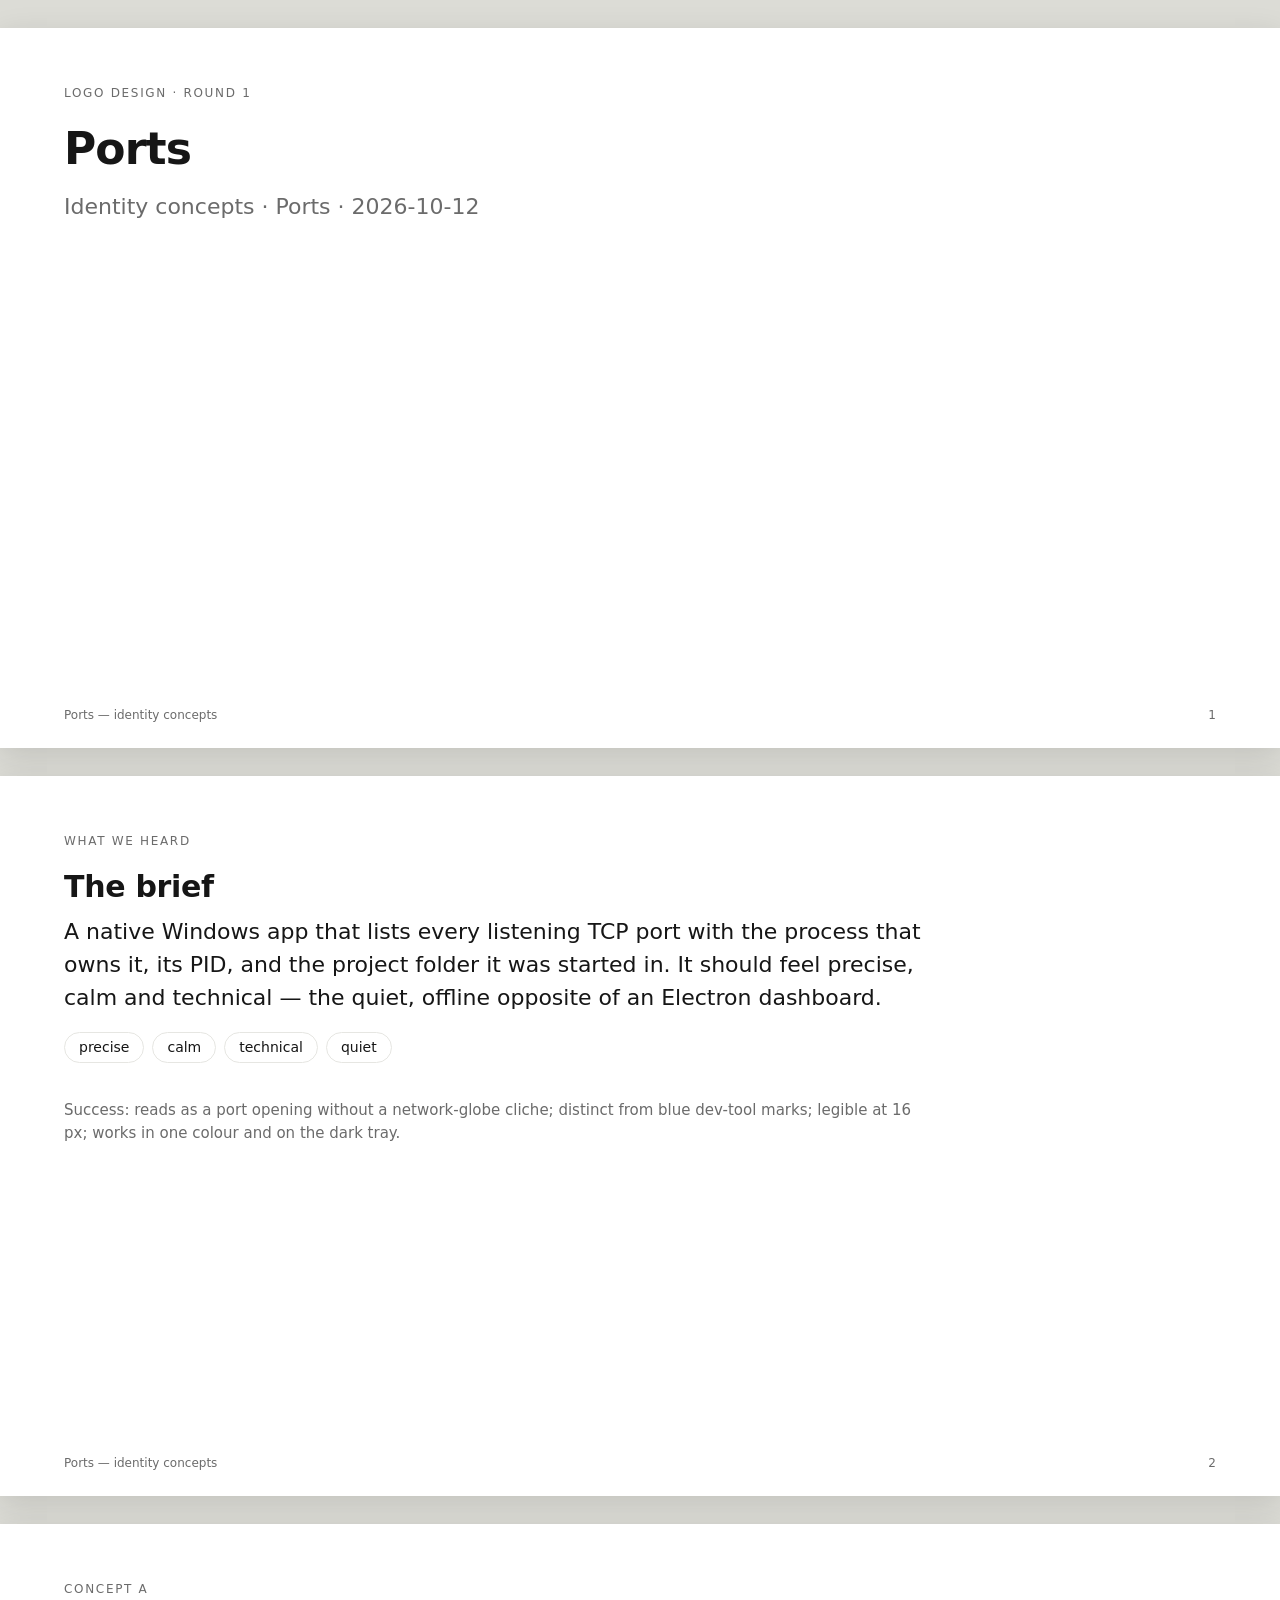
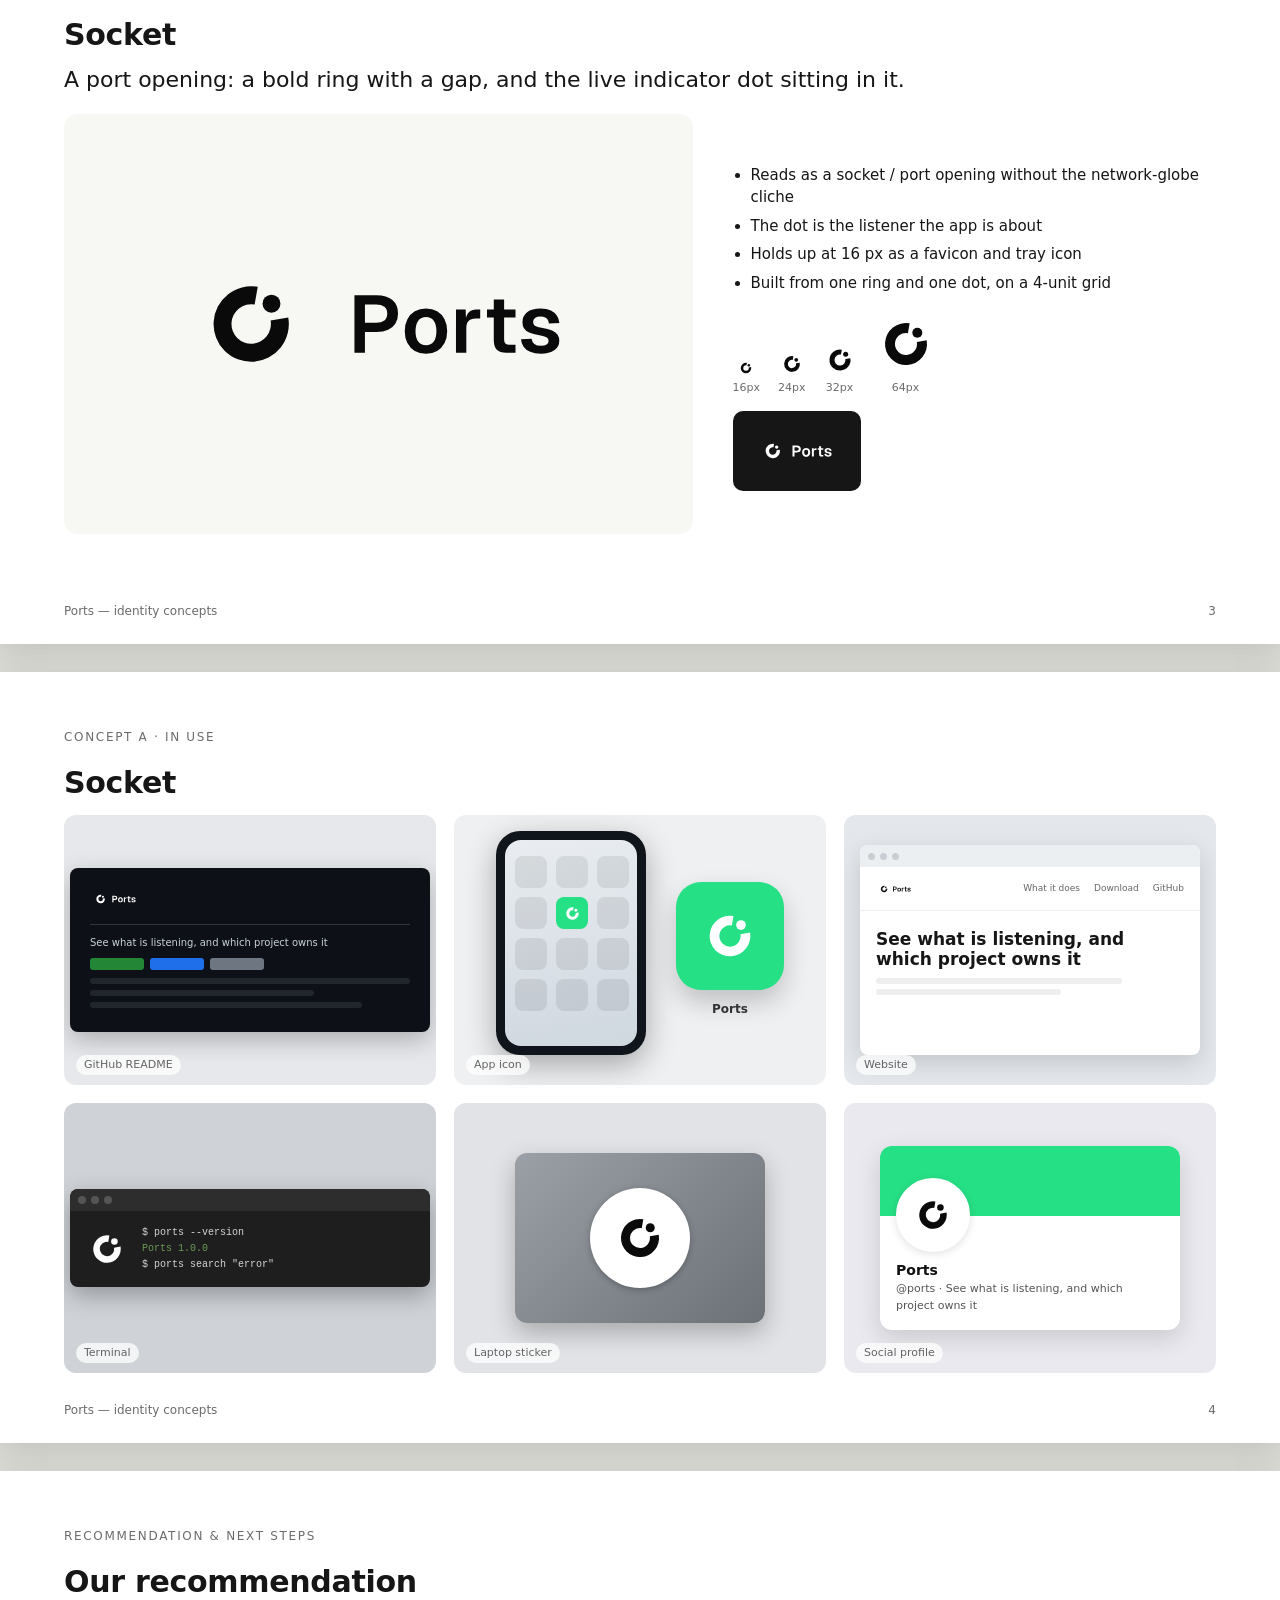
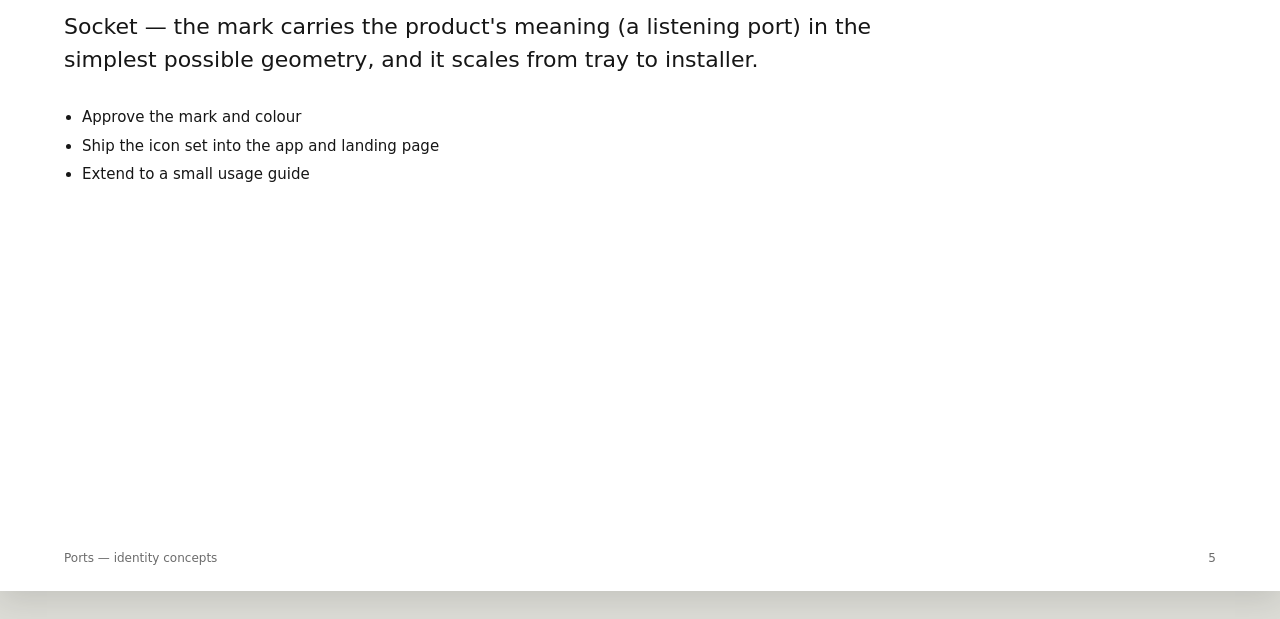
<file: brand/logo/board.html>
<!doctype html><html lang='en'><head><meta charset='utf-8'><title>Ports — identity concepts</title><style>
:root{--ink:#161616;--muted:#6b6b6b;--line:#e6e6e2;--paper:#f7f7f4}
*{box-sizing:border-box}body{margin:0;background:#dcdcd6;font:15px/1.5 system-ui,-apple-system,Segoe UI,sans-serif;color:var(--ink)}
.slide{width:1280px;min-height:720px;margin:28px auto;background:#fff;box-shadow:0 8px 30px rgba(0,0,0,.12);padding:56px 64px 70px;position:relative;overflow:hidden}
.slide h1{font-size:44px;margin:0 0 8px;letter-spacing:-.02em}.slide h2{font-size:30px;margin:0 0 6px;letter-spacing:-.01em}
.kicker{font-size:12px;letter-spacing:.14em;text-transform:uppercase;color:var(--muted);margin-bottom:14px}
.idea{font-size:22px;max-width:900px;margin:6px 0 18px}.muted{color:var(--muted)}
.foot{position:absolute;left:64px;right:64px;bottom:24px;display:flex;justify-content:space-between;font-size:12px;color:var(--muted)}
.hero{display:grid;grid-template-columns:1.3fr 1fr;gap:40px;align-items:center}
.stage{height:420px;background:var(--paper);border-radius:14px;display:flex;align-items:center;justify-content:center}
.stage img{max-width:70%;max-height:62%}
ul.rat{padding-left:18px;margin:0}ul.rat li{margin:6px 0}
.sizes{display:flex;gap:18px;align-items:flex-end;margin-top:18px}.sizes div{display:flex;flex-direction:column;align-items:center;gap:4px;font-size:11px;color:var(--muted)}
.rev{background:#161616;border-radius:10px;padding:18px 22px;display:inline-flex;margin-top:14px}
.mock{display:grid;grid-template-columns:repeat(3,1fr);gap:18px;margin-top:10px}
.m{height:270px;border-radius:12px;overflow:hidden;position:relative;display:flex;align-items:center;justify-content:center}
.m .lbl{position:absolute;left:12px;bottom:10px;font-size:11px;color:rgba(0,0,0,.6);background:rgba(255,255,255,.75);padding:2px 8px;border-radius:20px}
.bc{width:250px;height:143px;background:#fff;border-radius:5px;box-shadow:0 10px 26px rgba(0,0,0,.22);padding:16px;display:flex;flex-direction:column;justify-content:space-between;transform:translate(-50px,-38px) rotate(-4deg)}
.bc2{position:absolute;width:250px;height:143px;border-radius:5px;transform:translate(70px,52px) rotate(6deg);box-shadow:0 10px 26px rgba(0,0,0,.25);display:flex;align-items:center;justify-content:center}
.bc .t{font-size:9px;line-height:1.5;color:#333}
.phone{width:150px;height:224px;margin-bottom:14px;border-radius:24px;background:#10151c;padding:9px;box-shadow:0 10px 30px rgba(0,0,0,.3)}
.screen{width:100%;height:100%;border-radius:16px;background:linear-gradient(170deg,#e9edf1,#cfd7df);display:grid;grid-template-columns:repeat(3,1fr);gap:9px;padding:16px 10px;align-content:start}
.ai{width:32px;height:32px;border-radius:8px;background:rgba(0,0,0,.08);justify-self:center}
.bigapp{display:flex;flex-direction:column;align-items:center;gap:10px;font-size:12px;font-weight:600;color:#333;margin-left:30px}
.bigapp .bi{width:108px;height:108px;border-radius:25px;display:flex;align-items:center;justify-content:center;box-shadow:0 12px 26px rgba(0,0,0,.2)}
.web{width:340px;height:210px;background:#fff;border-radius:8px;box-shadow:0 8px 24px rgba(0,0,0,.15);overflow:hidden}
.web .bar{height:22px;background:#eceff2;display:flex;gap:5px;align-items:center;padding:0 8px}.web .bar i{width:7px;height:7px;border-radius:50%;background:#c9ced4}
.web .nav{height:44px;display:flex;align-items:center;padding:0 16px;gap:14px;font-size:9px;color:#666;border-bottom:1px solid #eee}
.web .hero2{padding:18px 16px}.web .hero2 b{display:block;font-size:17px;line-height:1.2;margin-bottom:8px}.web .hero2 span{display:block;height:6px;background:#eee;border-radius:3px;margin:5px 0;width:80%}
.sign{width:300px;height:190px;background:linear-gradient(#8c8f93,#6f7276);display:flex;flex-direction:column;align-items:center;padding-top:18px}
.sign .board{width:230px;height:74px;border-radius:6px;display:flex;align-items:center;justify-content:center;box-shadow:0 6px 16px rgba(0,0,0,.3)}
.sign .door{width:80px;height:80px;margin-top:18px;background:#3d4146;border-radius:3px 3px 0 0}
.tote{width:180px;height:210px;background:#efe7d8;border-radius:4px 4px 10px 10px;position:relative;display:flex;align-items:center;justify-content:center;box-shadow:0 8px 20px rgba(0,0,0,.15);margin-top:40px}
.tote:before{content:"";position:absolute;top:-46px;left:50%;transform:translateX(-50%);width:84px;height:70px;border:9px solid #e3d8c3;border-bottom:none;border-radius:50px 50px 0 0}
.social{width:300px;background:#fff;border-radius:12px;box-shadow:0 8px 24px rgba(0,0,0,.14);overflow:hidden}
.social .cover{height:70px}.social .av{width:74px;height:74px;border-radius:50%;background:#fff;border:4px solid #fff;margin:-38px 0 0 16px;display:flex;align-items:center;justify-content:center;box-shadow:0 2px 8px rgba(0,0,0,.12);overflow:hidden}
.social .meta{padding:8px 16px 16px;font-size:11px;color:#555}.social .meta b{font-size:14px;color:#111;display:block}
.cup{position:relative;width:150px;height:200px;margin-top:30px}
.cup .body{position:absolute;inset:0;background:#f4f1ea;clip-path:polygon(0 0,100% 0,86% 100%,14% 100%);display:flex;align-items:center;justify-content:center;box-shadow:inset -18px 0 24px rgba(0,0,0,.06)}
.cup .lid{position:absolute;left:-8px;right:-8px;top:-22px;height:24px;border-radius:8px 8px 3px 3px;background:#2b2b2b}
.cup .sleeve{position:absolute;left:6%;right:6%;top:36%;height:34%;clip-path:polygon(0 0,100% 0,96% 100%,4% 100%);display:flex;align-items:center;justify-content:center}
.bag{position:relative;width:170px;height:230px;background:#e9e2d6;border-radius:6px 6px 10px 10px;box-shadow:0 12px 26px rgba(0,0,0,.2);display:flex;flex-direction:column;align-items:center;padding-top:38px;gap:14px}
.bag:before{content:"";position:absolute;top:0;left:0;right:0;height:22px;background:repeating-linear-gradient(90deg,rgba(0,0,0,.08) 0 4px,transparent 4px 8px);border-radius:6px 6px 0 0}
.bag .label{width:118px;height:118px;border-radius:50%;background:#fff;display:flex;align-items:center;justify-content:center}
.bag .t{font-size:8px;letter-spacing:.14em;color:#555;text-transform:uppercase;padding:0 12px;text-align:center;line-height:1.4}
.sbag{position:relative;width:180px;height:210px;box-shadow:0 12px 26px rgba(0,0,0,.2);display:flex;align-items:center;justify-content:center;margin-top:30px}
.sbag:before{content:"";position:absolute;top:-40px;left:50%;transform:translateX(-50%);width:70px;height:56px;border:5px solid #333;border-bottom:none;border-radius:40px 40px 0 0}
.box{width:220px;height:150px;background:#f3efe6;box-shadow:14px 14px 0 rgba(0,0,0,.08),0 12px 26px rgba(0,0,0,.18);display:flex;align-items:center;justify-content:center;border-top:14px solid rgba(0,0,0,.06)}
.readme{width:360px;background:#0d1117;border-radius:8px;box-shadow:0 8px 24px rgba(0,0,0,.25);padding:18px 20px;color:#c9d1d9;font-size:10px}
.readme .rh{display:flex;align-items:center;gap:10px;border-bottom:1px solid #30363d;padding-bottom:12px;margin-bottom:10px}
.readme .badges{display:flex;gap:6px;margin:8px 0}.readme .badges i{display:block;width:54px;height:12px;border-radius:3px;background:#238636}.readme .badges i:nth-child(2){background:#1f6feb}.readme .badges i:nth-child(3){background:#6e7681}
.readme .ln{height:6px;background:#21262d;border-radius:3px;margin:6px 0}
.term{width:360px;background:#1e1e1e;border-radius:8px;box-shadow:0 8px 24px rgba(0,0,0,.3);overflow:hidden;font:10px/1.6 ui-monospace,Menlo,monospace;color:#d4d4d4}
.term .tb{height:22px;background:#2d2d2d;display:flex;gap:5px;align-items:center;padding:0 8px}.term .tb i{width:8px;height:8px;border-radius:50%;background:#555}
.term .tbody{padding:14px 16px;display:flex;gap:14px;align-items:center}
.sticker{width:250px;height:170px;background:linear-gradient(135deg,#9aa0a6,#6b7177);border-radius:12px;display:flex;align-items:center;justify-content:center;box-shadow:0 10px 24px rgba(0,0,0,.25)}
.sticker .s{width:100px;height:100px;border-radius:50%;background:#fff;display:flex;align-items:center;justify-content:center;box-shadow:0 2px 6px rgba(0,0,0,.25)}
.shirt{width:210px;height:220px;display:flex;align-items:center;justify-content:center;position:relative}
.shirt svg{position:absolute;inset:0}
.badge{width:170px;height:235px;background:#fff;border-radius:10px;box-shadow:0 10px 24px rgba(0,0,0,.2);display:flex;flex-direction:column;align-items:center;padding:20px 14px;gap:14px;position:relative;margin-top:30px}
.badge:before{content:"";position:absolute;top:-60px;left:50%;width:22px;height:62px;transform:translateX(-50%)}
.badge .hole{width:40px;height:8px;border-radius:4px;background:#ddd}.badge .nm{font-size:15px;font-weight:600}.badge .rl{font-size:10px;color:#777}
.pcard{position:relative;width:300px;height:189px;border-radius:14px;box-shadow:0 14px 30px rgba(0,0,0,.28);font:600 12px ui-monospace,Menlo,monospace}
.pcard .chip{position:absolute;left:22px;top:76px;width:40px;height:30px;border-radius:6px;background:linear-gradient(135deg,#e9d8a6,#c9a95c)}
.pcard .num{position:absolute;left:22px;top:122px;letter-spacing:.12em;font-size:14px}
.pcard .holder{position:absolute;left:22px;bottom:18px;font-size:10px;letter-spacing:.14em;opacity:.85}
.pcard .brandline{position:absolute;right:20px;bottom:16px;font:700 13px system-ui,sans-serif;opacity:.9}
.tabbar{width:340px;background:#dfe1e5;border-radius:10px;padding:8px 8px 0}
.tab{width:230px;height:36px;background:#fff;border-radius:10px 10px 0 0;display:flex;align-items:center;gap:8px;padding:0 12px;font-size:11px;color:#333}
.addr{height:40px;background:#fff;display:flex;align-items:center;padding:0 12px;font-size:10px;color:#777;border-top:1px solid #eee}
.cmp{display:grid;gap:22px;margin-top:20px}.cmp .c{background:var(--paper);border-radius:12px;padding:22px;display:flex;flex-direction:column;align-items:center;gap:12px}
.cmp img{max-height:120px;max-width:80%}
img.g{filter:grayscale(1)}img.w{filter:brightness(0) invert(1)}img.k{filter:brightness(0)}
.adj span{display:inline-block;border:1px solid var(--line);border-radius:20px;padding:4px 14px;margin:0 8px 8px 0;font-size:14px}
</style></head><body><section class="slide"><div class="kicker">Logo design · round 1</div>
<h1>Ports</h1><p class="idea muted">Identity concepts · Ports · 2026-10-12</p>
<p class="muted" style="max-width:720px;margin-top:120px"></p><div class="foot"><span>Ports — identity concepts</span><span>1</span></div></section><section class="slide"><div class="kicker">What we heard</div><h2>The brief</h2>
<p class="idea">A native Windows app that lists every listening TCP port with the process that owns it, its PID, and the project folder it was started in. It should feel precise, calm and technical — the quiet, offline opposite of an Electron dashboard.</p><div class="adj"><span>precise</span><span>calm</span><span>technical</span><span>quiet</span></div>
<p class="muted" style="margin-top:28px;max-width:860px">Success: reads as a port opening without a network-globe cliche; distinct from blue dev-tool marks; legible at 16 px; works in one colour and on the dark tray.</p><div class="foot"><span>Ports — identity concepts</span><span>2</span></div></section><section class="slide"><div class="kicker">Concept A</div><h2>Socket</h2>
<p class="idea">A port opening: a bold ring with a gap, and the live indicator dot sitting in it.</p>
<div class="hero"><div class="stage"><img class="" src="[data-uri]"></div>
<div><ul class="rat"><li>Reads as a socket / port opening without the network-globe cliche</li><li>The dot is the listener the app is about</li><li>Holds up at 16 px as a favicon and tray icon</li><li>Built from one ring and one dot, on a 4-unit grid</li></ul><div class="sizes"><div><img class="" src="[data-uri]" style="height:16px">16px</div><div><img class="" src="[data-uri]" style="height:24px">24px</div><div><img class="" src="[data-uri]" style="height:32px">32px</div><div><img class="" src="[data-uri]" style="height:64px">64px</div></div><div class="rev"><img class="w" src="[data-uri]" style="max-height:44px;max-width:300px"></div></div></div>
<div class="foot"><span>Ports — identity concepts</span><span>3</span></div></section><section class="slide"><div class="kicker">Concept A · in use</div><h2>Socket</h2>
<div class="mock"><div class="m" style="background:#e6e8eb"><div class="readme"><div class="rh"><img class="w" src="[data-uri]" style="max-height:26px;max-width:180px"></div><div>See what is listening, and which project owns it</div><div class="badges"><i></i><i></i><i></i></div><div class="ln"></div><div class="ln" style="width:70%"></div><div class="ln" style="width:85%"></div></div><span class="lbl">GitHub README</span></div><div class="m" style="background:#eef0f2"><div class="phone"><div class="screen"><div class="ai"></div><div class="ai"></div><div class="ai"></div><div class="ai"></div><div class="ai" style="background:#26E085;display:flex;align-items:center;justify-content:center"><img class="w" src="[data-uri]" style="max-height:19px;max-width:21px"></div><div class="ai"></div><div class="ai"></div><div class="ai"></div><div class="ai"></div><div class="ai"></div><div class="ai"></div><div class="ai"></div></div></div><div class="bigapp"><div class="bi" style="background:#26E085"><img class="w" src="[data-uri]" style="max-height:62px;max-width:70px"></div>Ports</div><span class="lbl">App icon</span></div><div class="m" style="background:#e4e8ec"><div class="web"><div class="bar"><i></i><i></i><i></i></div><div class="nav"><img class="" src="[data-uri]" style="max-height:20px;max-width:110px"><span style="flex:1"></span><span>What it does</span><span>Download</span><span>GitHub</span></div><div class="hero2"><b>See what is listening, and which project owns it</b><span></span><span style="width:60%"></span></div></div><span class="lbl">Website</span></div><div class="m" style="background:#cfd3d8"><div class="term"><div class="tb"><i></i><i></i><i></i></div><div class="tbody"><img class="w" src="[data-uri]" style="max-height:42px;max-width:42px"><div>$ ports --version<br><span style="color:#6a9955">Ports 1.0.0</span><br>$ ports search "error"</div></div></div><span class="lbl">Terminal</span></div><div class="m" style="background:#e1e3e6"><div class="sticker"><div class="s"><img class="" src="[data-uri]" style="max-height:58px;max-width:66px"></div></div><span class="lbl">Laptop sticker</span></div><div class="m" style="background:#e9e9ef"><div class="social"><div class="cover" style="background:#26E085"></div><div class="av"><img class="" src="[data-uri]" style="max-height:42px;max-width:50px"></div><div class="meta"><b>Ports</b>@ports · See what is listening, and which project owns it</div></div><span class="lbl">Social profile</span></div></div><div class="foot"><span>Ports — identity concepts</span><span>4</span></div></section><section class="slide"><div class="kicker">Recommendation & next steps</div><h2>Our recommendation</h2>
<p class="idea">Socket — the mark carries the product&#x27;s meaning (a listening port) in the simplest possible geometry, and it scales from tray to installer.</p>
<ul class="rat" style="margin-top:30px"><li>Approve the mark and colour</li><li>Ship the icon set into the app and landing page</li><li>Extend to a small usage guide</li></ul><div class="foot"><span>Ports — identity concepts</span><span>5</span></div></section></body></html>
</file>
